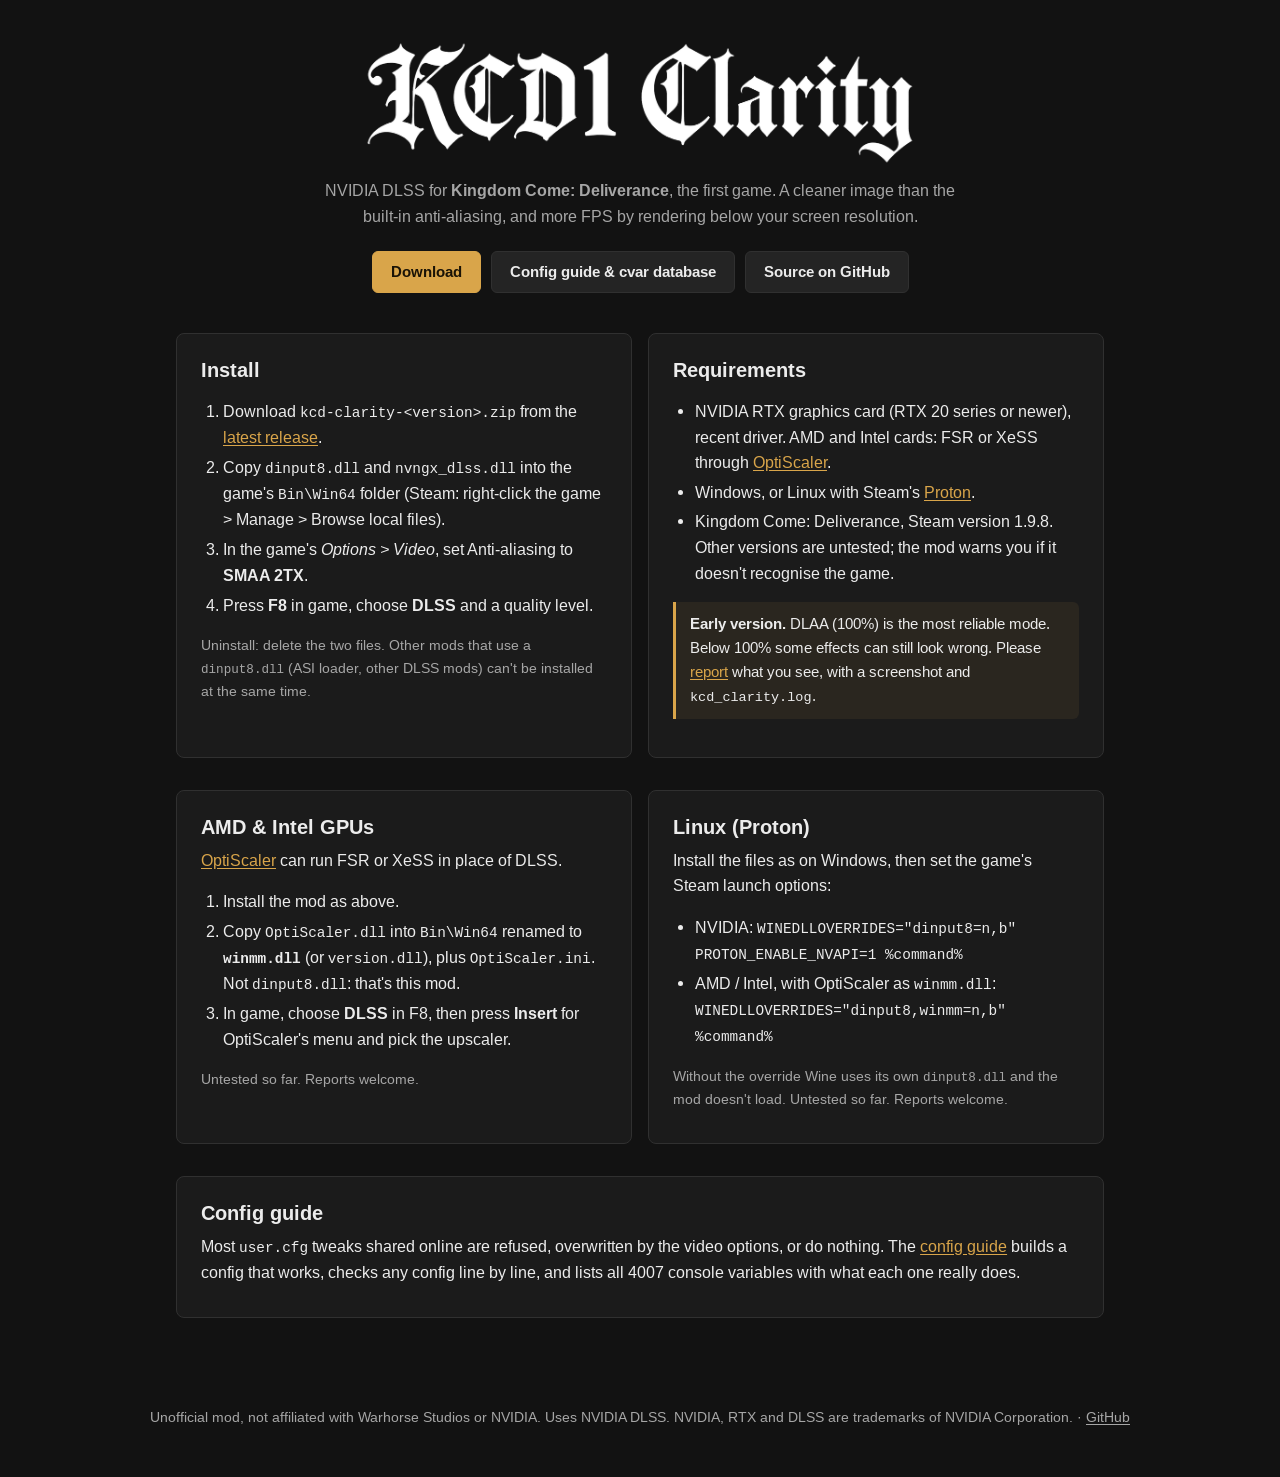
<file: docs/index.html>
<!doctype html>
<html lang="en">
<head>
<meta charset="utf-8">
<meta name="viewport" content="width=device-width, initial-scale=1">
<title>KCD1 Clarity</title>
<meta name="description" content="NVIDIA DLSS for Kingdom Come: Deliverance (the first game). Unofficial mod.">
<meta property="og:title" content="KCD1 Clarity">
<meta property="og:description" content="NVIDIA DLSS for Kingdom Come: Deliverance (the first game). Unofficial mod.">
<meta property="og:image" content="https://eonflux7.github.io/kcd1-clarity/assets/social-preview.jpg">
<link rel="icon" href="assets/favicon-32.png" sizes="32x32">
<link rel="apple-touch-icon" href="assets/icon-180.png">
<link rel="preconnect" href="https://fonts.googleapis.com">
<link rel="preconnect" href="https://fonts.gstatic.com" crossorigin>
<link href="https://fonts.googleapis.com/css2?family=Arimo:ital,wght@0,400;0,700;1,400&family=Cousine:wght@400;700&display=swap" rel="stylesheet">
<link rel="stylesheet" href="cvars/site/style.css">
<style>
  header.site .logo { width: min(560px, 88vw); }
  .actions { display: flex; flex-wrap: wrap; justify-content: center; gap: 10px; margin: 22px 0 8px; }
  .actions .button { font-size: 15px; padding: 11px 18px; }
  .launch code { overflow-wrap: anywhere; }
  .cards { display: grid; grid-template-columns: repeat(auto-fit, minmax(280px, 1fr)); gap: 0 16px; }
</style>
</head>
<body>
<header class="site">
  <img class="logo" src="assets/wordmark.png" width="1200" height="287" alt="KCD1 Clarity">
  <p class="sub">NVIDIA DLSS for <b>Kingdom Come: Deliverance</b>, the first game. A cleaner image than the built-in
    anti-aliasing, and more FPS by rendering below your screen resolution.</p>
  <div class="actions">
    <a class="button primary" href="https://github.com/eonflux7/kcd1-clarity/releases/latest">Download</a>
    <a class="button" href="cvars/">Config guide &amp; cvar database</a>
    <a class="button" href="https://github.com/eonflux7/kcd1-clarity">Source on GitHub</a>
  </div>
</header>
<main>
  <div class="cards">
    <div class="panel">
      <h2>Install</h2>
      <ol>
        <li>Download <code>kcd-clarity-&lt;version&gt;.zip</code> from the
          <a href="https://github.com/eonflux7/kcd1-clarity/releases/latest">latest release</a>.</li>
        <li>Copy <code>dinput8.dll</code> and <code>nvngx_dlss.dll</code> into the game's <code>Bin\Win64</code>
          folder (Steam: right-click the game &gt; Manage &gt; Browse local files).</li>
        <li>In the game's <i>Options &gt; Video</i>, set Anti-aliasing to <b>SMAA 2TX</b>.</li>
        <li>Press <b>F8</b> in game, choose <b>DLSS</b> and a quality level.</li>
      </ol>
      <p class="small muted">Uninstall: delete the two files. Other mods that use a <code>dinput8.dll</code> (ASI
        loader, other DLSS mods) can't be installed at the same time.</p>
    </div>
    <div class="panel">
      <h2>Requirements</h2>
      <ul>
        <li>NVIDIA RTX graphics card (RTX 20 series or newer), recent driver. AMD and Intel cards: FSR or XeSS
          through <a href="#optiscaler">OptiScaler</a>.</li>
        <li>Windows, or Linux with Steam's <a href="#linux">Proton</a>.</li>
        <li>Kingdom Come: Deliverance, Steam version 1.9.8. Other versions are untested; the mod warns you if it
          doesn't recognise the game.</li>
      </ul>
      <div class="note"><b>Early version.</b> DLAA (100%) is the most reliable mode. Below 100% some effects can still
        look wrong. Please <a href="https://github.com/eonflux7/kcd1-clarity/issues">report</a> what you see, with a
        screenshot and <code>kcd_clarity.log</code>.</div>
    </div>
  </div>
  <div class="cards">
    <div class="panel" id="optiscaler">
      <h2>AMD &amp; Intel GPUs</h2>
      <p><a href="https://github.com/optiscaler/OptiScaler">OptiScaler</a> can run FSR or XeSS in place of DLSS.</p>
      <ol>
        <li>Install the mod as above.</li>
        <li>Copy <code>OptiScaler.dll</code> into <code>Bin\Win64</code> renamed to <b><code>winmm.dll</code></b> (or
          <code>version.dll</code>), plus <code>OptiScaler.ini</code>. Not <code>dinput8.dll</code>: that's this
          mod.</li>
        <li>In game, choose <b>DLSS</b> in F8, then press <b>Insert</b> for OptiScaler's menu and pick the
          upscaler.</li>
      </ol>
      <p class="small muted">Untested so far. Reports welcome.</p>
    </div>
    <div class="panel launch" id="linux">
      <h2>Linux (Proton)</h2>
      <p>Install the files as on Windows, then set the game's Steam launch options:</p>
      <ul>
        <li>NVIDIA: <code>WINEDLLOVERRIDES="dinput8=n,b" PROTON_ENABLE_NVAPI=1 %command%</code></li>
        <li>AMD / Intel, with OptiScaler as <code>winmm.dll</code>:
          <code>WINEDLLOVERRIDES="dinput8,winmm=n,b" %command%</code></li>
      </ul>
      <p class="small muted">Without the override Wine uses its own <code>dinput8.dll</code> and the mod doesn't
        load. Untested so far. Reports welcome.</p>
    </div>
  </div>
  <div class="panel">
    <h2>Config guide</h2>
    <p>Most <code>user.cfg</code> tweaks shared online are refused, overwritten by the video options, or do nothing.
      The <a href="cvars/">config guide</a> builds a config that works, checks any config line by line, and lists all
      4007 console variables with what each one really does.</p>
  </div>
</main>
<footer class="site">
  Unofficial mod, not affiliated with Warhorse Studios or NVIDIA. Uses NVIDIA DLSS. NVIDIA, RTX and DLSS are
  trademarks of NVIDIA Corporation. · <a href="https://github.com/eonflux7/kcd1-clarity">GitHub</a>
</footer>
</body>
</html>
</file>
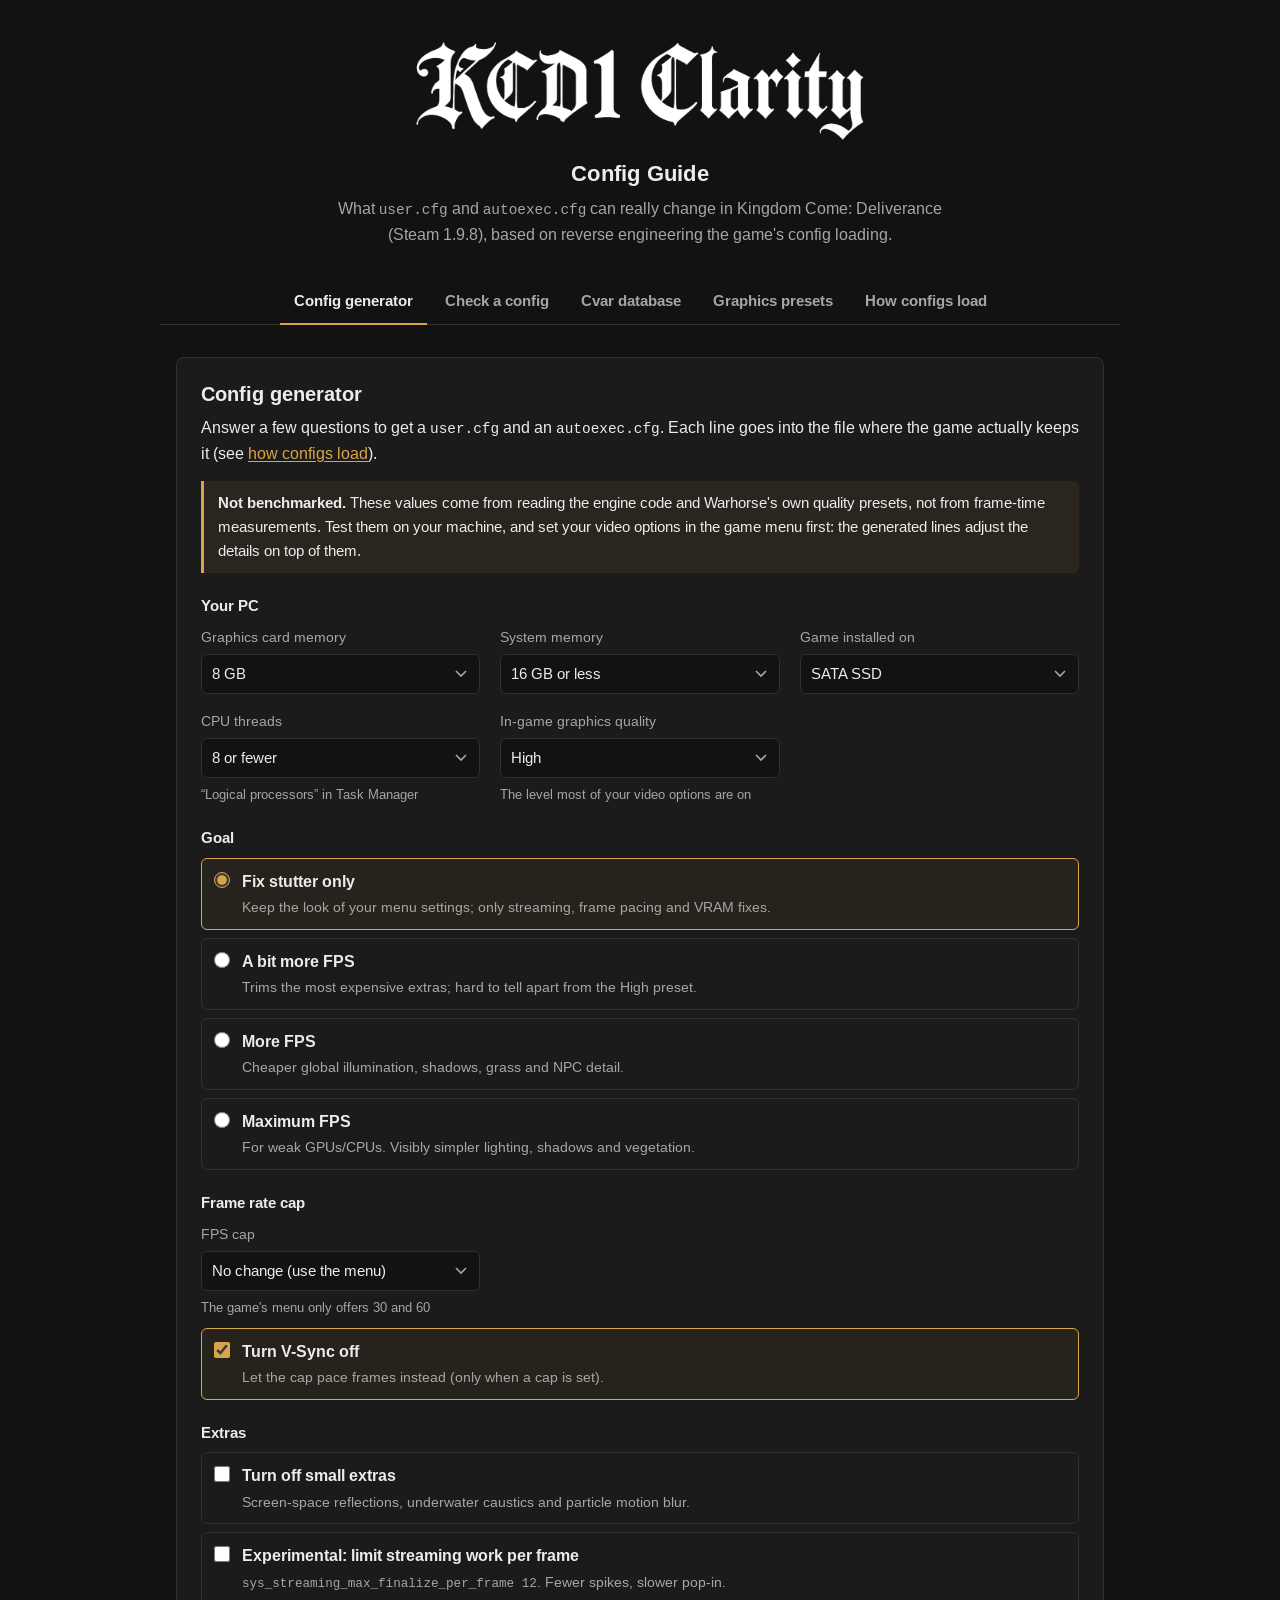
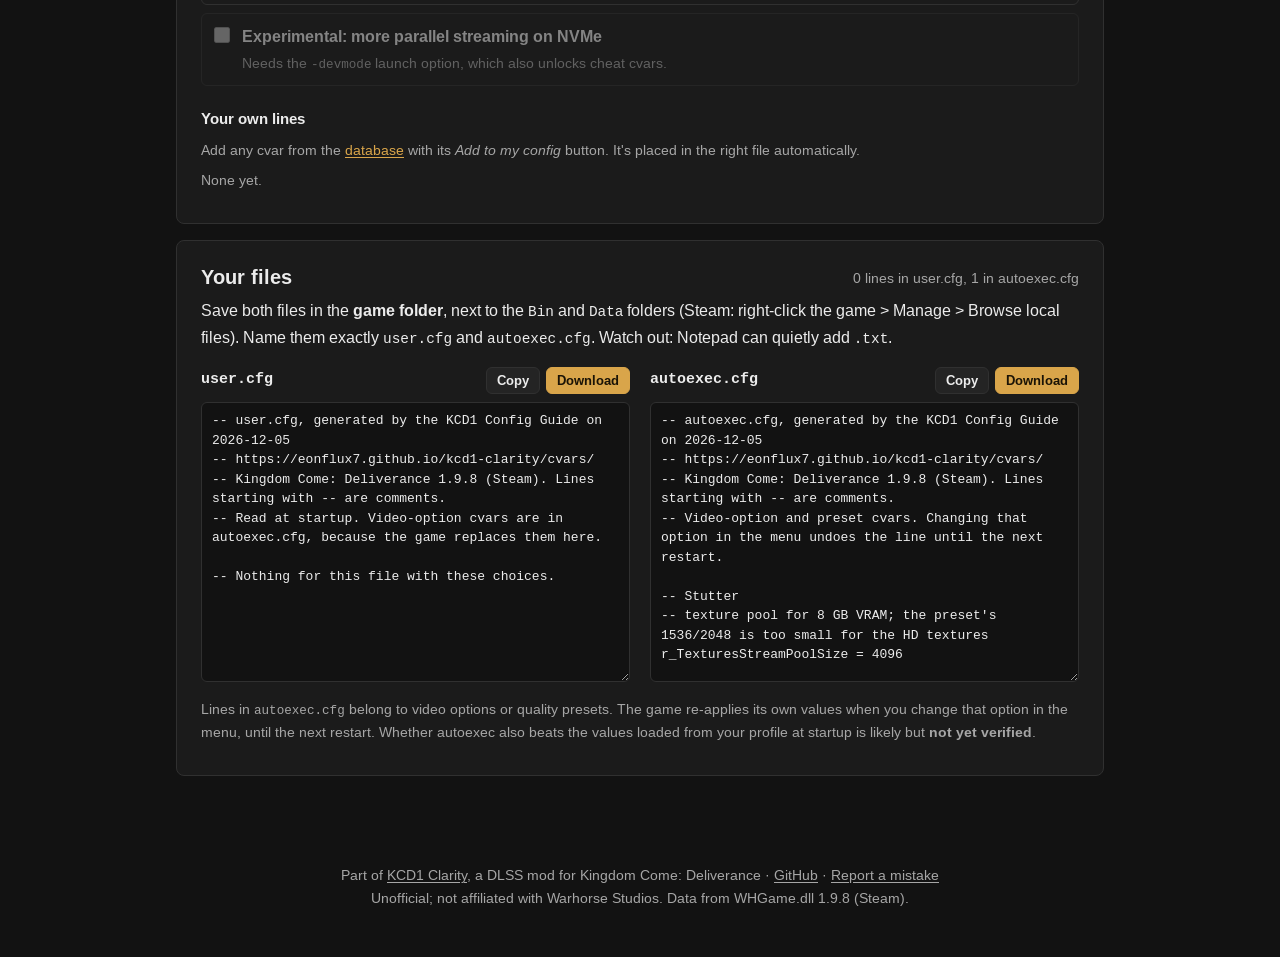
<file: docs/cvars/index.html>
<!doctype html>
<html lang="en">
<head>
<meta charset="utf-8">
<meta name="viewport" content="width=device-width, initial-scale=1">
<title>KCD1 Config Guide</title>
<meta name="description" content="Kingdom Come: Deliverance user.cfg / autoexec.cfg generator, config checker and a database of all 4007 console variables, with what actually works.">
<meta property="og:title" content="KCD1 Config Guide">
<meta property="og:description" content="user.cfg / autoexec.cfg generator, config checker and cvar database for Kingdom Come: Deliverance.">
<meta property="og:image" content="https://eonflux7.github.io/kcd1-clarity/assets/social-preview.jpg">
<link rel="icon" href="../assets/favicon-32.png" sizes="32x32">
<link rel="apple-touch-icon" href="../assets/icon-180.png">
<link rel="preconnect" href="https://fonts.googleapis.com">
<link rel="preconnect" href="https://fonts.gstatic.com" crossorigin>
<link href="https://fonts.googleapis.com/css2?family=Arimo:ital,wght@0,400;0,700;1,400&family=Cousine:wght@400;700&display=swap" rel="stylesheet">
<link rel="stylesheet" href="site/style.css">
</head>
<body>
<header class="site">
  <a href="../"><img class="logo" src="../assets/wordmark.png" width="1200" height="287" alt="KCD1 Clarity"></a>
  <h1>Config Guide</h1>
  <p class="sub">What <code>user.cfg</code> and <code>autoexec.cfg</code> can really change in Kingdom Come: Deliverance
    (Steam 1.9.8), based on reverse engineering the game's config loading.</p>
</header>
<nav class="tabs" aria-label="Sections">
  <a href="#generator">Config generator</a>
  <a href="#check">Check a config</a>
  <a href="#db">Cvar database</a>
  <a href="#presets">Graphics presets</a>
  <a href="#how">How configs load</a>
</nav>

<main>
<p id="loading" class="panel">Loading the cvar data…</p>

<!-- ======================= GENERATOR ======================= -->
<section class="tab" id="tab-generator" hidden>
  <div class="panel">
    <h2>Config generator</h2>
    <p>Answer a few questions to get a <code>user.cfg</code> and an <code>autoexec.cfg</code>. Each line goes into the
      file where the game actually keeps it (see <a href="#how">how configs load</a>).</p>
    <div class="note"><b>Not benchmarked.</b> These values come from reading the engine code and Warhorse's own
      quality presets, not from frame-time measurements. Test them on your machine, and set your video options in the
      game menu first: the generated lines adjust the details on top of them.</div>

    <h3>Your PC</h3>
    <div class="grid">
      <label class="field"><span>Graphics card memory</span>
        <select id="g-vram">
          <option value="2">2 GB</option><option value="3">3 GB</option><option value="4">4 GB</option>
          <option value="6">6 GB</option><option value="8" selected>8 GB</option><option value="10">10 GB</option>
          <option value="12">12 GB</option><option value="16">16 GB or more</option>
        </select></label>
      <label class="field"><span>System memory</span>
        <select id="g-ram"><option value="16" selected>16 GB or less</option><option value="32">32 GB or more</option></select></label>
      <label class="field"><span>Game installed on</span>
        <select id="g-drive"><option value="hdd">Hard disk</option><option value="ssd" selected>SATA SSD</option><option value="nvme">NVMe SSD</option></select></label>
      <label class="field"><span>CPU threads</span>
        <select id="g-threads"><option value="8" selected>8 or fewer</option><option value="16">More than 8</option></select>
        <span class="hint">&ldquo;Logical processors&rdquo; in Task Manager</span></label>
      <label class="field"><span>In-game graphics quality</span>
        <select id="g-level"><option value="1">Low</option><option value="2">Medium</option>
          <option value="3" selected>High</option><option value="4">Very High</option></select>
        <span class="hint">The level most of your video options are on</span></label>
    </div>

    <h3>Goal</h3>
    <div class="choices" id="g-goal">
      <label class="choice"><input type="radio" name="goal" value="none" checked>
        <span><b>Fix stutter only</b><small>Keep the look of your menu settings; only streaming, frame pacing and VRAM fixes.</small></span></label>
      <label class="choice"><input type="radio" name="goal" value="high">
        <span><b>A bit more FPS</b><small>Trims the most expensive extras; hard to tell apart from the High preset.</small></span></label>
      <label class="choice"><input type="radio" name="goal" value="mid">
        <span><b>More FPS</b><small>Cheaper global illumination, shadows, grass and NPC detail.</small></span></label>
      <label class="choice"><input type="radio" name="goal" value="low">
        <span><b>Maximum FPS</b><small>For weak GPUs/CPUs. Visibly simpler lighting, shadows and vegetation.</small></span></label>
    </div>

    <h3>Frame rate cap</h3>
    <div class="grid">
      <label class="field"><span>FPS cap</span>
        <select id="g-fps">
          <option value="">No change (use the menu)</option>
          <option>40</option><option>45</option><option>50</option><option>60</option><option>72</option>
          <option>90</option><option>120</option><option>144</option><option>165</option>
        </select>
        <span class="hint">The game's menu only offers 30 and 60</span></label>
    </div>
    <div class="choices" style="margin-top:10px">
      <label class="choice"><input type="checkbox" id="g-vsync" checked>
        <span><b>Turn V-Sync off</b><small>Let the cap pace frames instead (only when a cap is set).</small></span></label>
    </div>

    <h3>Extras</h3>
    <div class="choices">
      <label class="choice"><input type="checkbox" id="g-extras">
        <span><b>Turn off small extras</b><small>Screen-space reflections, underwater caustics and particle motion blur.</small></span></label>
      <label class="choice"><input type="checkbox" id="g-finalize">
        <span><b>Experimental: limit streaming work per frame</b><small><code>sys_streaming_max_finalize_per_frame 12</code>. Fewer spikes, slower pop-in.</small></span></label>
      <label class="choice" id="g-nvme-row"><input type="checkbox" id="g-nvme">
        <span><b>Experimental: more parallel streaming on NVMe</b><small>Needs the <code>-devmode</code> launch option, which also unlocks cheat cvars.</small></span></label>
    </div>

    <h3>Your own lines</h3>
    <p class="small muted">Add any cvar from the <a href="#db">database</a> with its <em>Add to my config</em> button.
      It's placed in the right file automatically.</p>
    <div id="g-custom" class="small"></div>
  </div>

  <div class="panel">
    <div class="out-head"><h2>Your files</h2><span class="muted small" id="g-summary"></span></div>
    <p>Save both files in the <b>game folder</b>, next to the <code>Bin</code> and <code>Data</code> folders
      (Steam: right-click the game &gt; Manage &gt; Browse local files). Name them exactly <code>user.cfg</code> and
      <code>autoexec.cfg</code>. Watch out: Notepad can quietly add <code>.txt</code>.</p>
    <div id="g-devmode"></div>
    <div class="outputs">
      <div>
        <div class="out-head"><h3>user.cfg</h3><span class="actions">
          <button class="small" data-copy="g-user">Copy</button>
          <button class="small primary" data-download="g-user" data-name="user.cfg">Download</button></span></div>
        <textarea id="g-user" readonly spellcheck="false"></textarea>
      </div>
      <div>
        <div class="out-head"><h3>autoexec.cfg</h3><span class="actions">
          <button class="small" data-copy="g-auto">Copy</button>
          <button class="small primary" data-download="g-auto" data-name="autoexec.cfg">Download</button></span></div>
        <textarea id="g-auto" readonly spellcheck="false"></textarea>
      </div>
    </div>
    <p class="small muted">Lines in <code>autoexec.cfg</code> belong to video options or quality presets. The game
      re-applies its own values when you change that option in the menu, until the next restart. Whether autoexec
      also beats the values loaded from your profile at startup is likely but <b>not yet verified</b>.</p>
  </div>
</section>

<!-- ======================= CHECKER ======================= -->
<section class="tab" id="tab-check" hidden>
  <div class="panel">
    <h2>Check a config</h2>
    <p>Paste a <code>user.cfg</code> or <code>autoexec.cfg</code> (yours, or one from a mod page), or open the file.
      Every line is checked against the game's real cvar list and loading rules. Nothing is uploaded; it all runs in
      your browser.</p>
    <div class="db-controls">
      <label class="field"><span>File type</span>
        <select id="c-kind"><option value="user">user.cfg</option><option value="autoexec">autoexec.cfg</option></select></label>
      <label class="button">Open file…<input type="file" id="c-file" accept=".cfg,.txt" hidden></label>
      <button id="c-example">Example</button>
    </div>
    <textarea id="c-input" rows="12" spellcheck="false" placeholder="r_TexturesStreamPoolSize = 4096&#10;sys_MaxFPS = 50&#10;r_DepthOfField = 0"></textarea>
    <div id="c-file-warn"></div>
  </div>
  <div class="panel" id="c-results-panel" hidden>
    <div class="out-head"><h2>Result</h2><span id="c-summary" class="small"></span></div>
    <div class="table-wrap"><table id="c-results"></table></div>
    <h3>What the verdicts mean</h3>
    <div class="legend" id="c-legend"></div>
  </div>
</section>

<!-- ======================= DATABASE ======================= -->
<section class="tab" id="tab-db" hidden>
  <div class="panel">
    <h2>Cvar database</h2>
    <p>Every console variable the game registers, with its type, default, the engine's own help text and, most
      importantly, whether a config file can change it. Click a row for details and quality-preset values.</p>
    <div class="db-controls">
      <input type="search" id="d-q" placeholder="Search names and descriptions, e.g. shadow, lod, fov" aria-label="Search cvars">
      <select id="d-prefix" aria-label="Subsystem"></select>
    </div>
    <div class="chips" id="d-chips" role="group" aria-label="Filter by status"></div>
    <p class="small muted" id="d-count"></p>
    <div class="cv-list" id="d-list"></div>
    <p class="more"><button id="d-more" hidden>Show more</button></p>
  </div>
</section>

<!-- ======================= PRESETS ======================= -->
<section class="tab" id="tab-presets" hidden>
  <div class="panel">
    <h2>Graphics presets</h2>
    <p>Each quality option in the video settings is a preset group. Picking Low, Medium, High or Very High sets every
      cvar in that group to the value in its column. The game applies them from your profile after
      <code>user.cfg</code> is read, so a different value for one of these cvars has to go in <code>autoexec.cfg</code>.</p>
    <div class="db-controls">
      <label class="field"><span>From</span><select id="p-from"><option value="1" selected>Low</option><option value="2">Medium</option><option value="3">High</option><option value="4">Very High</option><option value="7">7 (files only)</option></select></label>
      <label class="field"><span>To</span><select id="p-to"><option value="1">Low</option><option value="2">Medium</option><option value="3">High</option><option value="4" selected>Very High</option><option value="7">7 (files only)</option></select></label>
      <label class="check"><input type="checkbox" id="p-all"> Show cvars that don't change</label>
    </div>
    <p class="small muted" id="p-summary"></p>
    <p class="small muted">Highlighted values differ from the column before them. Level 7 exists in the game's preset
      files, but the menu stops at Very High.</p>
  </div>
  <div id="p-list"></div>
</section>

<!-- ======================= HOW ======================= -->
<section class="tab" id="tab-how" hidden>
  <div class="panel">
    <h2>How the game loads configs</h2>
    <h3>Order</h3>
    <ol>
      <li><code>system.cfg</code>, then <code>user.cfg</code> (game folder), while the engine starts.</li>
      <li>A few thread/worker settings are read once, right after that.</li>
      <li>Your saved profile is applied: resolution, V-Sync, FPS cap, FOV, the distance sliders, and every quality
        option. Each quality option is a <em>preset group</em> that sets dozens of cvars (209 in total).</li>
      <li><code>autoexec.cfg</code> runs when the game starts. (That this is after step 3 is likely but unverified.)</li>
      <li>Changing a video option later re-applies its whole group.</li>
    </ol>
    <h3>So where does a line go?</h3>
    <table>
      <tr><th>the cvar is…</th><th>put it in</th></tr>
      <tr><td>part of a video option or quality preset</td><td><code>autoexec.cfg</code>. In <code>user.cfg</code> it's replaced at step 3.</td></tr>
      <tr><td>read once at startup (<code>sys_job_system_max_worker</code>, thread affinities)</td><td><code>user.cfg</code>. autoexec runs too late.</td></tr>
      <tr><td>anything else that's settable</td><td>either file</td></tr>
      <tr><td>cheat / const / read-only (about 1700 cvars)</td><td>nowhere, unless the game runs with <code>-devmode</code></td></tr>
    </table>
    <h3>Parsing rules</h3>
    <ul>
      <li>A comment must <em>start</em> the line, with <code>;</code> or <code>--</code>. A comment after a value is
        part of the value (harmless after a number, not after text).</li>
      <li><code>user.cfg</code> needs <code>name = value</code>. Lines without <code>=</code> (like <code>#comments</code>
        or <code>bind</code>) are ignored. <code>autoexec.cfg</code> also accepts <code>name value</code> and commands
        like <code>bind</code>.</li>
      <li>Whole-number cvars cut off fractions: <code>r_HDRBloom = 0.4</code> becomes 0, which turns bloom off.</li>
      <li>An empty value (<code>name =</code>) sets 0.</li>
      <li>The file must be called exactly <code>user.cfg</code>; <code>user.cfg.txt</code> is never loaded.</li>
    </ul>
    <p>Full details, with engine addresses for every claim: <a href="https://github.com/eonflux7/kcd1-clarity/blob/main/docs/cvars/cfg-loading.md">cfg-loading.md</a>,
      <a href="https://github.com/eonflux7/kcd1-clarity/blob/main/docs/cvars/perf-cvars.md">perf-cvars.md</a>,
      <a href="https://github.com/eonflux7/kcd1-clarity/blob/main/docs/cvars/community-cfg-audit.md">community-cfg-audit.md</a>.</p>
  </div>
</section>
</main>

<footer class="site">
  Part of <a href="../">KCD1 Clarity</a>, a DLSS mod for Kingdom Come: Deliverance ·
  <a href="https://github.com/eonflux7/kcd1-clarity">GitHub</a> ·
  <a href="https://github.com/eonflux7/kcd1-clarity/issues">Report a mistake</a><br>
  Unofficial; not affiliated with Warhorse Studios. Data from WHGame.dll 1.9.8 (Steam).
</footer>
<script src="site/app.js"></script>
</body>
</html>
</file>
<file: docs/cvars/site/style.css>
/* Plain dark theme, one gold accent. Arimo for text, Cousine (its monospace sibling) for code. */
[hidden] { display: none !important; }
:root {
  --bg: #121212;
  --surface: #1b1b1b;
  --surface-2: #242424;
  --border: #303030;
  --text: #ececec;
  --muted: #a6a6a6;
  --accent: #d9a54a;
  --accent-ink: #1a1306;
  --green: #5cb87f;
  --blue: #6aa5dc;
  --amber: #d9a54a;
  --red: #e06c5e;
  --grey: #8f8f8f;
  --purple: #a891d6;
  --radius: 8px;
  --sans: "Arimo", Arial, "Helvetica Neue", sans-serif;
  --mono: "Cousine", ui-monospace, Consolas, monospace;
}
* { box-sizing: border-box; }
html { background: var(--bg); }
body { margin: 0; color: var(--text); background: var(--bg); font: 16px/1.6 var(--sans); }
a { color: var(--accent); text-underline-offset: 2px; }
code, .mono { font-family: var(--mono); font-size: 0.9em; }
h1, h2, h3 { line-height: 1.25; }

/* header */
header.site { text-align: center; padding: 36px 16px 8px; }
header.site .logo { display: block; width: min(460px, 86vw); height: auto; margin: 0 auto; }
header.site h1 { font-size: 22px; font-weight: 700; margin: 14px 0 0; letter-spacing: 0.01em; }
header.site p.sub { margin: 8px auto 0; color: var(--muted); max-width: 640px; }

/* tabs */
nav.tabs {
  display: flex;
  flex-wrap: wrap;
  justify-content: center;
  gap: 4px;
  margin: 24px auto 8px;
  padding: 0 16px;
  max-width: 960px;
  border-bottom: 1px solid var(--border);
}
nav.tabs a {
  color: var(--muted);
  text-decoration: none;
  font-weight: 700;
  font-size: 15px;
  padding: 10px 14px;
  border-bottom: 2px solid transparent;
  margin-bottom: -1px;
}
nav.tabs a:hover { color: var(--text); }
nav.tabs a[aria-current="page"] { color: var(--text); border-bottom-color: var(--accent); }

main { max-width: 960px; margin: 0 auto; padding: 8px 16px 64px; }

/* panels */
.panel {
  background: var(--surface);
  border: 1px solid var(--border);
  border-radius: var(--radius);
  padding: 24px;
  margin: 16px 0;
}
.panel h2 { font-size: 20px; margin: 0 0 6px; }
.panel h3 { font-size: 15px; margin: 24px 0 10px; color: var(--text); }
.panel p { margin: 8px 0; }
.muted { color: var(--muted); }
.small { font-size: 14px; }

.note {
  border-left: 3px solid var(--amber);
  background: rgba(217, 165, 74, 0.08);
  border-radius: 0 6px 6px 0;
  padding: 10px 14px;
  margin: 14px 0;
  font-size: 15px;
}

/* form controls */
input[type="text"], input[type="search"], input[type="number"], select, textarea {
  font: 15px var(--sans);
  color: var(--text);
  background: var(--bg);
  border: 1px solid var(--border);
  border-radius: 6px;
  padding: 8px 10px;
  max-width: 100%;
  min-width: 0;
}
textarea { font: 13px/1.5 var(--mono); width: 100%; resize: vertical; }
input:focus-visible, select:focus-visible, textarea:focus-visible, button:focus-visible, a:focus-visible {
  outline: 2px solid var(--accent);
  outline-offset: 1px;
}
input[type="radio"], input[type="checkbox"] { accent-color: var(--accent); width: 16px; height: 16px; margin: 0; }

button, .button {
  font: 700 14px var(--sans);
  color: var(--text);
  background: var(--surface-2);
  border: 1px solid var(--border);
  border-radius: 6px;
  padding: 8px 14px;
  cursor: pointer;
  text-decoration: none;
  display: inline-block;
  line-height: 1.2;
}
button:hover, .button:hover { border-color: #4a4a4a; background: #2b2b2b; }
button.small { font-size: 13px; padding: 5px 10px; }
.primary, .primary:hover { color: var(--accent-ink); background: var(--accent); border-color: var(--accent); }
.primary:hover { filter: brightness(1.08); }

/* labelled fields: label text above the control */
.grid { display: grid; grid-template-columns: repeat(3, minmax(0, 1fr)); gap: 16px 20px; align-items: start; }
@media (max-width: 820px) { .grid { grid-template-columns: repeat(2, minmax(0, 1fr)); } }
@media (max-width: 520px) { .grid { grid-template-columns: 1fr; } }
.field { display: flex; flex-direction: column; gap: 6px; }
.field > span { font-size: 14px; color: var(--muted); }
.field > select, .field > input { width: 100%; }

/* radio / checkbox rows: the box sits on the first line of the title */
.choices { display: flex; flex-direction: column; gap: 8px; }
.choices.cols { display: grid; grid-template-columns: repeat(auto-fit, minmax(240px, 1fr)); }
.choice {
  display: grid;
  grid-template-columns: 16px 1fr;
  column-gap: 12px;
  align-items: start;
  padding: 10px 12px;
  border: 1px solid var(--border);
  border-radius: 6px;
  cursor: pointer;
}
.choice input { margin-top: 3px; }
.choice:hover { border-color: #444; }
.choice:has(input:checked) { border-color: var(--accent); background: rgba(217, 165, 74, 0.06); }
.choice b { font-weight: 700; }
.choice small { display: block; color: var(--muted); font-size: 14px; margin-top: 2px; }
.choice.disabled { opacity: 0.5; cursor: default; }

.out-head { display: flex; flex-wrap: wrap; align-items: center; gap: 8px 12px; justify-content: space-between; margin-bottom: 8px; }
.out-head h2, .out-head h3 { margin: 0; }
.out-head h3 { font-family: var(--mono); font-size: 15px; }
.out-head .actions { display: flex; gap: 6px; }
.outputs { display: grid; grid-template-columns: repeat(auto-fit, minmax(300px, 1fr)); gap: 20px; margin-top: 16px; }
.outputs textarea { min-height: 280px; }

/* badges: tinted background, coloured text */
.badge {
  display: inline-block;
  font: 700 12px/1 var(--sans);
  padding: 4px 7px;
  border-radius: 4px;
  white-space: nowrap;
  color: var(--c, var(--grey));
  background: color-mix(in srgb, var(--c, var(--grey)) 16%, transparent);
}
.b-ok { --c: var(--green); }
.b-init { --c: var(--blue); }
.b-menu, .b-risk { --c: var(--amber); }
.b-blocked { --c: var(--red); }
.b-dead, .b-missing, .b-ignored { --c: var(--grey); }
.b-group { --c: var(--purple); }

/* tables */
table { border-collapse: collapse; width: 100%; font-size: 15px; }
th, td { text-align: left; padding: 8px 10px; border-bottom: 1px solid var(--border); vertical-align: top; }
th { font-size: 13px; color: var(--muted); font-weight: 700; }
.table-wrap { overflow-x: auto; }

/* database */
.db-controls { display: flex; flex-wrap: wrap; gap: 10px; align-items: flex-end; margin: 12px 0 4px; }
.db-controls > * { min-width: 0; }
.db-controls input[type="search"] { flex: 3 1 260px; }
.db-controls > select { flex: 1 1 200px; }
.db-controls > .field { flex: 0 1 200px; }
.db-controls > button, .db-controls > .button { height: 40px; display: inline-flex; align-items: center; justify-content: center; }
.chips { display: flex; flex-wrap: wrap; gap: 6px; margin: 10px 0 12px; }
.chip {
  font: 14px var(--sans);
  padding: 5px 12px;
  border-radius: 999px;
  border: 1px solid var(--border);
  background: transparent;
  color: var(--muted);
}
.chip:hover { color: var(--text); background: transparent; }
.chip[aria-pressed="true"] { color: var(--accent-ink); background: var(--accent); border-color: var(--accent); }
.cv-list { border-top: 1px solid var(--border); }
.cv { border-bottom: 1px solid var(--border); }
.cv > button.cv-row {
  all: unset;
  box-sizing: border-box;
  cursor: pointer;
  display: grid;
  grid-template-columns: minmax(200px, 2fr) 150px minmax(0, 3fr);
  gap: 4px 14px;
  align-items: center;
  width: 100%;
  padding: 9px 8px;
}
.cv > button.cv-row:hover, .cv.open > button.cv-row { background: var(--surface-2); }
.cv > button.cv-row:focus-visible { outline: 2px solid var(--accent); outline-offset: -2px; }
.cv-name { font: 700 14px var(--mono); word-break: break-all; }
.cv-help { color: var(--muted); font-size: 14px; overflow: hidden; text-overflow: ellipsis; white-space: nowrap; }
.cv-detail { padding: 8px 14px 18px; background: var(--surface-2); }
.cv-detail dl { display: grid; grid-template-columns: max-content 1fr; gap: 6px 18px; margin: 8px 0 12px; }
.cv-detail dt { font-size: 13px; color: var(--muted); padding-top: 2px; }
.cv-detail dd { margin: 0; }
.cv-detail pre { white-space: pre-wrap; font: 13px/1.5 var(--mono); margin: 0; }
.cv-detail .add { display: flex; flex-wrap: wrap; gap: 8px; align-items: center; margin-top: 12px; }
.cv-detail .add input { width: 120px; }
.rec { border-left: 3px solid var(--green); background: rgba(92, 184, 127, 0.08); border-radius: 0 6px 6px 0; padding: 10px 14px; margin: 12px 0; }
.rec.dont { border-color: var(--red); background: rgba(224, 108, 94, 0.08); }
.levels td, .levels th { text-align: center; font-family: var(--mono); font-size: 13px; }
.levels td:first-child, .levels th:first-child { text-align: left; word-break: break-all; min-width: 12ch; }
.more { text-align: center; margin: 16px 0 0; }

.legend { display: grid; grid-template-columns: max-content 1fr; gap: 8px 12px; align-items: baseline; font-size: 15px; }
ol, ul { padding-left: 22px; }
li { margin: 4px 0; }

footer.site { text-align: center; color: var(--muted); font-size: 14px; padding: 8px 16px 48px; }
footer.site a { color: var(--muted); }

@media (max-width: 640px) {
  .panel { padding: 18px 16px; }
  .cv > button.cv-row { grid-template-columns: 1fr auto; }
  .cv-help { grid-column: 1 / -1; white-space: normal; }
  .cv-detail dl { grid-template-columns: 1fr; gap: 2px; }
  .cv-detail dd { margin-bottom: 8px; }
}

/* one look for every <select>: same height as text inputs, own arrow */
select {
  appearance: none;
  -webkit-appearance: none;
  height: 40px;
  padding: 0 34px 0 10px;
  line-height: 38px;
  cursor: pointer;
  background-image: url("data:image/svg+xml,%3Csvg xmlns='http://www.w3.org/2000/svg' width='12' height='8' viewBox='0 0 12 8'%3E%3Cpath d='M1 1l5 5 5-5' fill='none' stroke='%23a6a6a6' stroke-width='1.6'/%3E%3C/svg%3E");
  background-repeat: no-repeat;
  background-position: right 12px center;
  text-overflow: ellipsis;
}
select option { background: var(--surface); color: var(--text); }
input[type="text"], input[type="search"], input[type="number"] { height: 40px; }
.field .hint { font-size: 13px; color: var(--muted); }

/* graphics presets */
.check { display: flex; align-items: center; gap: 8px; height: 40px; font-size: 14px; cursor: pointer; }
.preset .out-head { margin-bottom: 12px; }
.preset h2 { font-size: 18px; }
.preset-id { font: 400 13px var(--mono); color: var(--muted); margin-left: 8px; }
.ptable td:first-child { word-break: normal; }
.ptable .pname { white-space: nowrap; }
.ptable td a { color: var(--text); text-decoration: none; }
.ptable td a:hover { color: var(--accent); text-decoration: underline; }
.ptable td .badge { margin-left: 4px; }
.ptable td.chg { color: var(--accent); font-weight: 700; background: rgba(217, 165, 74, 0.08); }
.ptable tr.same td, .ptable tr.same td a { color: var(--muted); }
.p-sep { font-size: 18px; margin: 36px 0 4px; }
.p-sep-text { margin: 0 0 8px; }
@media (max-width: 760px) {
  .ptable thead { display: none; }
  .ptable tr { display: grid; grid-template-columns: repeat(var(--n), minmax(0, 1fr)); border-bottom: 1px solid var(--border); padding: 8px 0; }
  .ptable td, .ptable td:first-child { border: 0; padding: 2px 4px; text-align: left; }
  .ptable td:first-child { grid-column: 1 / -1; }
  .ptable td[data-l]::before { content: attr(data-l); display: block; font: 11px var(--sans); color: var(--muted); }
}
</file>
